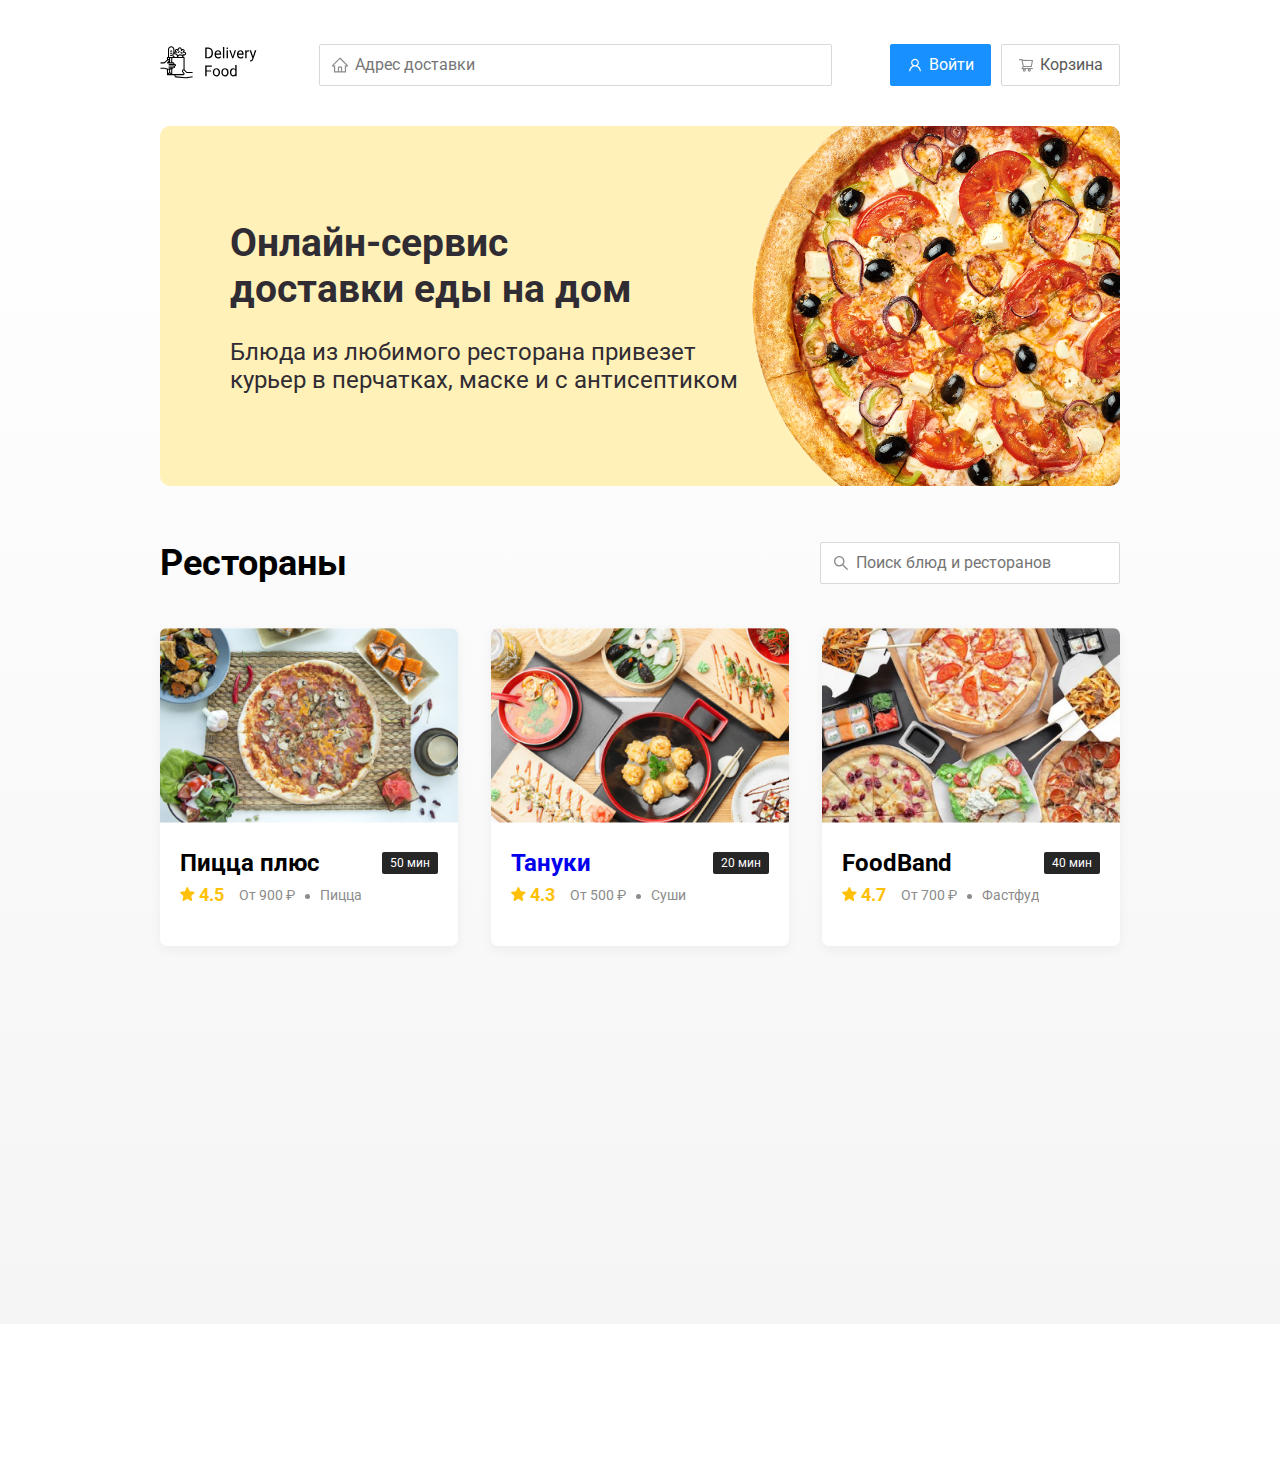
<file: index.html>
<!DOCTYPE html>
<html lang="ru">
  <head>
    <meta charset="UTF-8" />
    <meta name="viewport" content="width=device-width, initial-scale=1.0" />
    <title>Delivery Food</title>
    <link
      href="https://fonts.googleapis.com/css2?family=Roboto:wght@400;700&display=swap"
      rel="stylesheet"
    />
    <link rel="stylesheet" href="css\animate.min.css" />
    <link rel="stylesheet" href="css\normalize.css" />
    <link rel="stylesheet" href="css/style.css" />
  </head>
  <body>
    <div class="container">
      <header class="header wow animate__animated animate__slideInDown">
        <a href="index.html" class="logo">
          <img src="img\logo.svg" alt="Logo"/>
        </a>
        
        <input
          type="text"
          class="input input-address"
          placeholder="Адрес доставки"
        />
        <div class="buttons">
          <button class="button button-primary">
            <img src="img\dude.svg" alt="User" class="button-icon" />
            <span class="button-text">Войти</span>
          </button>
          <button class="button" id="cart-button">
            <img src="img\shopping-cart.svg" alt="Cart" class="button-icon" />
            <span class="button-text">Корзина</span>
          </button>
        </div>
      </header>
    </div>
    <!-- .container -->

    <main class="main">
      <div class="container">
        <section class="promo wow animate__animated animate__fadeIn" data-wow-delay="0.2s">
          <h1 class="promo-title">
            Онлайн-сервис <br />
            доставки еды на&nbspдом
          </h1>
          <p class="promo-text">
            Блюда из любимого ресторана привезет курьер в&nbspперчатках, маске и&nbspс&nbspантисептиком
          </p>
        </section>
        <section class="reasturants">
          <div class="section-heading wow animate__animated animate__slideInDown">
            <h2 class="section-title">Рестораны</h2>
            <input
              type="text"
              class="input input-search"
              placeholder="Поиск блюд и ресторанов"
            />
          </div>
          <div class="cards">
            <div class="card wow animate__animated animate__fadeIn">
              <img
                src="img\cards\1card.jpg"
                alt="1st Image"
                class="card-image"
              />
              <div class="card-text">
                <div class="card-heading">
                  <h3 class="card-title">Пицца плюс</h3>
                  <span class="card-tag tag">50 мин</span>
                </div>
                <!-- /.card-heading -->
                <div class="card-info">
                  <div class="rating">
                    <img src="img\rating.svg" alt="Rating" /> 4.5
                  </div>
                  <div class="price">От 900 ₽</div>
                  <div class="category">Пицца</div>
                </div>
                <!-- /.card-info -->
              </div>
              <!-- /.card-text -->
            </div>
            <!-- /.card -->

            <a href="restaurant.html" class="card wow animate__animated animate__fadeIn" data-wow-delay="0.2s">
              <img
                src="img\cards\2card.jpg"
                alt="2nd Image"
                class="card-image"
              />
              <div class="card-text">
                <div class="card-heading">
                  <h3 class="card-title">Тануки</h3>
                  <span class="card-tag tag">20 мин</span>
                </div>
                <!-- /.card-heading -->
                <div class="card-info">
                  <div class="rating">
                    <img src="img\rating.svg" alt="Rating" /> 4.3
                  </div>
                  <div class="price">От 500 ₽</div>
                  <div class="category">Суши</div>
                </div>
                <!-- /.card-info -->
              </div>
              <!-- /.card-text -->
            </a href="">
            <!-- /.card -->

            <div class="card wow animate__animated animate__fadeIn" data-wow-delay="0.4s">
              <img
                src="img\cards\3card.jpg"
                alt="1st Image"
                class="card-image"
              />
              <div class="card-text">
                <div class="card-heading">
                  <h3 class="card-title">FoodBand</h3>
                  <span class="card-tag tag">40 мин</span>
                </div>
                <!-- /.card-heading -->
                <div class="card-info">
                  <div class="rating">
                    <img src="img\rating.svg" alt="Rating" /> 4.7
                  </div>
                  <div class="price">От 700 ₽</div>
                  <div class="category">Фастфуд</div>
                </div>
                <!-- /.card-info -->
              </div>
              <!-- /.card-text -->
            </div>
            <!-- /.card -->

            <div class="card wow animate__animated animate__fadeIn" data-wow-delay="0.6s">
              <img
                src="img\cards\4card.jpg"
                alt="3rd Image"
                class="card-image"
              />
              <div class="card-text">
                <div class="card-heading">
                  <h3 class="card-title">Жадина-пицца</h3>
                  <span class="card-tag tag">60 мин</span>
                </div>
                <!-- /.card-heading -->
                <div class="card-info">
                  <div class="rating">
                    <img src="img\rating.svg" alt="Rating" /> 4.0
                  </div>
                  <div class="price">От 900 ₽</div>
                  <div class="category">Пицца</div>
                </div>
                <!-- /.card-info -->
              </div>
              <!-- /.card-text -->
            </div>
            <!-- /.card -->

            <div class="card wow animate__animated animate__fadeIn" data-wow-delay="0.8s">
              <img
                src="img\cards\5card.jpg"
                alt="4th Image"
                class="card-image"
              />
              <div class="card-text">
                <div class="card-heading">
                  <h3 class="card-title">Точка еды</h3>
                  <span class="card-tag tag">50 мин</span>
                </div>
                <!-- /.card-heading -->
                <div class="card-info">
                  <div class="rating">
                    <img src="img\rating.svg" alt="Rating" /> 4.9
                  </div>
                  <div class="price">От 650 ₽</div>
                  <div class="category">Еда :)</div>
                </div>
                <!-- /.card-info -->
              </div>
              <!-- /.card-text -->
            </div>
            <!-- /.card -->

            <div class="card wow animate__animated animate__fadeIn" data-wow-delay="1s">
              <img
                src="img\cards\6card.jpg"
                alt="5th Image"
                class="card-image"
              />
              <div class="card-text">
                <div class="card-heading">
                  <h3 class="card-title">PizzaBurger</h3>
                  <span class="card-tag tag">45 мин</span>
                </div>
                <!-- /.card-heading -->
                <div class="card-info">
                  <div class="rating">
                    <img src="img\rating.svg" alt="Rating" /> 4.7
                  </div>
                  <div class="price">От 400 ₽</div>
                  <div class="category">Пицца</div>
                </div>
                <!-- /.card-info -->
              </div>
              <!-- /.card-text -->
            </div>
            <!-- /.card -->
          </div>
          <!-- /.cards -->
        </section>
      </div>
    </main>

    <footer class="footer wow animate__animated animate__slideInUp">
      <div class="container">
        <div class="footer-block">
          <img src="img\logo.svg" alt="Logo" class="logo footer-logo" />
          <nav class="footer-nav">
            <a href="#" class="footer-link">Ресторанам</a>
            <a href="#" class="footer-link">Курьерам</a>
            <a href="#" class="footer-link">Пресс-центр</a>
            <a href="#" class="footer-link">Контакты</a>
          </nav>
          <div class="social-links">
            <a href="#" class="social-link"
              ><img src="img\instagram.svg" alt="Instagram"
            /></a>
            <a href="#" class="social-link"
              ><img src="img\facebook.svg" alt="Facebook"
            /></a>
            <a href="#" class="social-link"
              ><img src="img\vk.svg" alt="Vkontakte"
            /></a>
          </div>
        </div>
      </div>
    </footer>

<div class="modal">
  <div class="modal-dialog wow animate__animated animate__fadeInUp" id="modal-dialog">
    <div class="modal-header">
      <h3 class="modal-title">Корзина</h3>
      <button class="close">&times;</button>
    </div>
    <div class="modal-body">
      <div class="food-row">
        <span class="food-name">Ролл угорь стандарт</span>
        <strong class="food-price">250 ₽</strong>
        <div class="food-counter">
          <button class="counter-button">-</button>
          <span class="counter">1</span>
          <button class="counter-button">+</button>
        </div>
      </div>
      <!-- /.foods-row -->
      <div class="food-row">
        <span class="food-name">Ролл угорь стандарт</span>
        <strong class="food-price">250 ₽</strong>
        <div class="food-counter">
          <button class="counter-button">-</button>
          <span class="counter">1</span>
          <button class="counter-button">+</button>
        </div>
      </div>
      <!-- /.foods-row -->
      <div class="food-row">
        <span class="food-name">Ролл угорь стандарт</span>
        <strong class="food-price">250 ₽</strong>
        <div class="food-counter">
          <button class="counter-button">-</button>
          <span class="counter">1</span>
          <button class="counter-button">+</button>
        </div>
      </div>
      <!-- /.food-row -->
      <div class="food-row">
        <span class="food-name">Ролл угорь стандарт</span>
        <strong class="food-price">250 ₽</strong>
        <div class="food-counter">
          <button class="counter-button">-</button>
          <span class="counter">1</span>
          <button class="counter-button">+</button>
        </div>
      </div>
      <!-- /.food-row -->
    </div>
    <!-- .modal-body -->
    <div class="modal-footer">
      <span class="modal-pricetag">1250 ₽</span>
      <div class="footer-buttons">
        <button class="button button-primary button-primary-footer">Оформить заказ</button>
        <button class="button cancel" id="cancel-button">Отмена</button>
      </div>
    </div>
    <!-- /.modal-footer -->
  </div>
</div>

<script src="js\wow.min.js"></script>
<script src="js\main.js"></script>
  </body>
</html>
</file>
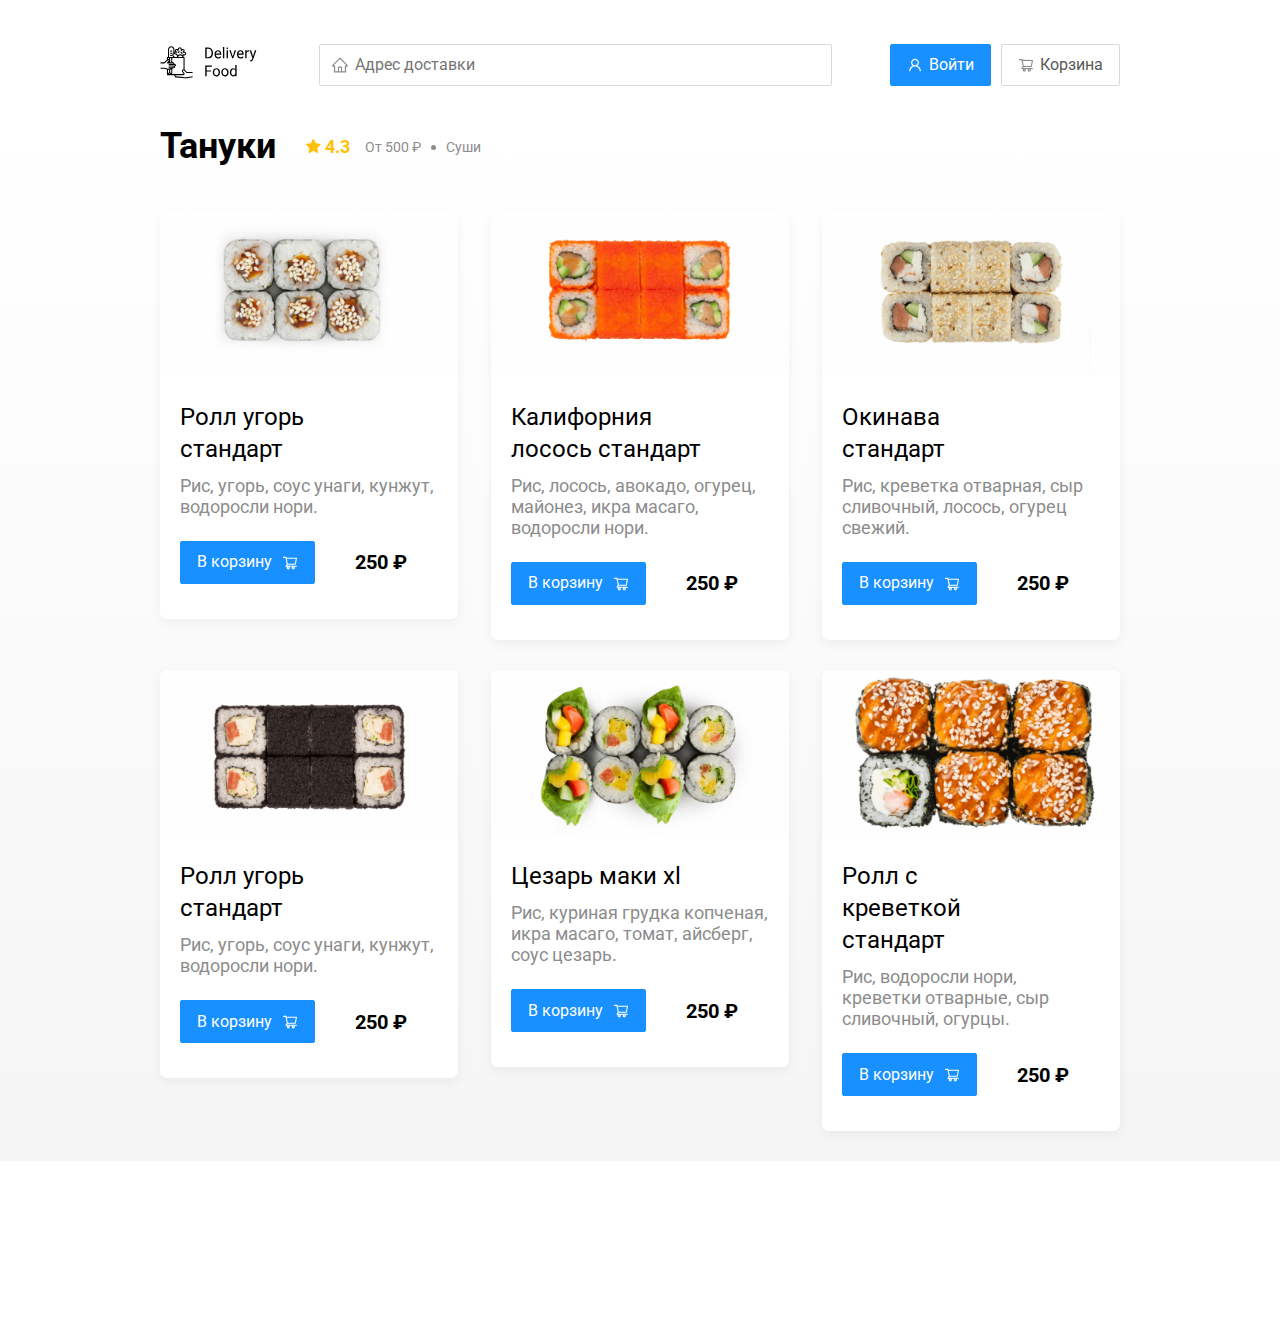
<file: restaurant.html>
<!DOCTYPE html>
<html lang="ru">
  <head>
    <meta charset="UTF-8" />
    <meta name="viewport" content="width=device-width, initial-scale=1.0" />
    <title>Тануки</title>
    <link href="https://fonts.googleapis.com/css2?family=Roboto:wght@400;700&display=swap" rel="stylesheet" />
    <link rel="stylesheet" href="css\animate.min.css" />
    <link rel="stylesheet" href="css\normalize.css" />
    <link rel="stylesheet" href="css/style.css" />
  </head>
  <body>
    <div class="container">
      <header class="header wow animate__animated animate__slideInDown">
        <a href="index.html" class="logo"> <img src="img\logo.svg" alt="Logo" /></a>
        <input
          type="text"
          class="input input-address"
          placeholder="Адрес доставки"
        />
        <div class="buttons">
          <button class="button button-primary">
            <img src="img\dude.svg" alt="User" class="button-icon" />
            <span class="button-text">Войти</span>
          </button>
          <button class="button" id="cart-button">
            <img src="img\shopping-cart.svg" alt="Cart" class="button-icon" />
            <span class="button-text">Корзина</span>
          </button>
        </div>
      </header>
    </div>
    <!-- .container -->

    <main class="main">
      <div class="container">
        <section class="reasturants">
          <div class="section-heading">
            <h2 class="section-title wow animate__animated animate__fadeIn" data-wow-delay="0.4s">Тануки</h2>
            <div class="card-info wow animate__animated animate__fadeIn" data-wow-delay="0.4s">
              <div class="rating">
                <img src="img\rating.svg" alt="Rating" /> 4.3
              </div>
              <div class="price">От 500 ₽</div>
              <div class="category">Суши</div>
            </div>
            <!-- /.card-info -->
          </div>
          <div class="cards">
            <div class="card wow animate__animated animate__fadeInDown">
              <img
                src="img\tanuki\1dish.jpg"
                alt="1st Image"
                class="card-image"
              />
              <div class="card-text">
                <div class="card-heading">
                  <h3 class="card-title card-title-reg">Ролл угорь стандарт</h3>
                </div>
                <!-- /.card-heading -->
                <div class="card-info">
                  <div class="ingredients">
                    Рис, угорь, соус унаги, кунжут, водоросли нори.
                  </div>
                </div>
                <!-- /.card-info -->
                <div class="card-buttons">
                  <button class="button button-primary">
                    <span class="button-card-text">В корзину</span>
                    <img
                      src="img\shopping-cart-button.svg"
                      alt="Cart"
                      class="button-card-image"
                    />
                  </button>
                  <strong class="card-price-bold">250 ₽</strong>
                </div>
              </div>
              <!-- /.card-text -->
            </div>
            <!-- /.card -->

            <div class="card wow animate__animated animate__fadeInDown" data-wow-delay="0.2s">
              <img
                src="img\tanuki\2dish.jpg"
                alt="2nd Image"
                class="card-image"
              />
              <div class="card-text">
                <div class="card-heading">
                  <h3 class="card-title card-title-reg">
                    Калифорния лосось стандарт
                  </h3>
                </div>
                <!-- /.card-heading -->
                <div class="card-info">
                  <div class="ingredients">
                    Рис, лосось, авокадо, огурец, майонез, икра масаго,
                    водоросли нори.
                  </div>
                </div>
                <!-- /.card-info -->
                <div class="card-buttons">
                  <button class="button button-primary">
                    <span class="button-card-text">В корзину</span>
                    <img
                      src="img\shopping-cart-button.svg"
                      alt="Cart"
                      class="button-card-image"
                    />
                  </button>
                  <strong class="card-price-bold">250 ₽</strong>
                </div>
              </div>
              <!-- /.card-text -->
            </div>
            <!-- /.card -->

            <div class="card wow animate__animated animate__fadeInDown" data-wow-delay="0.4s">
              <img
                src="img\tanuki\3dish.jpg"
                alt="3rd Image"
                class="card-image"
              />
              <div class="card-text">
                <div class="card-heading">
                  <h3 class="card-title card-title-reg">Окинава стандарт</h3>
                </div>
                <!-- /.card-heading -->
                <div class="card-info">
                  <div class="ingredients">
                    Рис, креветка отварная, сыр сливочный, лосось, огурец
                    свежий.
                  </div>
                </div>
                <!-- /.card-info -->
                <div class="card-buttons">
                  <button class="button button-primary">
                    <span class="button-card-text">В корзину</span>
                    <img
                      src="img\shopping-cart-button.svg"
                      alt="Cart"
                      class="button-card-image"
                    />
                  </button>
                  <strong class="card-price-bold">250 ₽</strong>
                </div>
              </div>
              <!-- /.card-text -->
            </div>
            <!-- /.card -->

            <div class="card wow animate__animated animate__fadeInDown" data-wow-delay="0.6s">
              <img
                src="img\tanuki\4dish.jpg"
                alt="4th Image"
                class="card-image"
              />
              <div class="card-text">
                <div class="card-heading">
                  <h3 class="card-title card-title-reg">Ролл угорь стандарт</h3>
                </div>
                <!-- /.card-heading -->
                <div class="card-info">
                  <div class="ingredients">
                    Рис, угорь, соус унаги, кунжут, водоросли нори.
                  </div>
                </div>
                <!-- /.card-info -->
                <div class="card-buttons">
                  <button class="button button-primary">
                    <span class="button-card-text">В корзину</span>
                    <img
                      src="img\shopping-cart-button.svg"
                      alt="Cart"
                      class="button-card-image"
                    />
                  </button>
                  <strong class="card-price-bold">250 ₽</strong>
                </div>
              </div>
              <!-- /.card-text -->
            </div>
            <!-- /.card -->

            <div class="card wow animate__animated animate__fadeInDown" data-wow-delay="0.8s">
              <img
                src="img\tanuki\5dish.jpg"
                alt="5th Image"
                class="card-image"
              />
              <div class="card-text">
                <div class="card-heading">
                  <h3 class="card-title card-title-reg">Цезарь маки хl</h3>
                </div>
                <!-- /.card-heading -->
                <div class="card-info">
                  <div class="ingredients">
                    Рис, куриная грудка копченая, икра масаго, томат, айсберг,
                    соус цезарь.
                  </div>
                </div>
                <!-- /.card-info -->
                <div class="card-buttons">
                  <button class="button button-primary">
                    <span class="button-card-text">В корзину</span>
                    <img
                      src="img\shopping-cart-button.svg"
                      alt="Cart"
                      class="button-card-image"
                    />
                  </button>
                  <strong class="card-price-bold">250 ₽</strong>
                </div>
              </div>
              <!-- /.card-text -->
            </div>
            <!-- /.card -->

            <div class="card wow animate__animated animate__fadeInDown" data-wow-delay="1s">
              <img
                src="img\tanuki\6dish.jpg"
                alt="6th Image"
                class="card-image"
              />
              <div class="card-text">
                <div class="card-heading">
                  <h3 class="card-title card-title-reg">
                    Ролл с креветкой стандарт
                  </h3>
                </div>
                <!-- /.card-heading -->
                <div class="card-info">
                  <div class="ingredients">
                    Рис, водоросли нори, креветки отварные, сыр сливочный,
                    огурцы.
                  </div>
                </div>
                <!-- /.card-info -->
                <div class="card-buttons">
                  <button class="button button-primary">
                    <span class="button-card-text">В корзину</span>
                    <img
                      src="img\shopping-cart-button.svg"
                      alt="Cart"
                      class="button-card-image"
                    />
                  </button>
                  <strong class="card-price-bold">250 ₽</strong>
                </div>
              </div>
              <!-- /.card-text -->
            </div>
            <!-- /.card -->
          </div>
          <!-- /.cards -->
        </section>
      </div>
    </main>

    <footer class="footer wow animate__animated animate__slideInUp">
      <div class="container">
        <div class="footer-block">
          <img src="img\logo.svg" alt="Logo" class="logo footer-logo" />
          <nav class="footer-nav">
            <a href="#" class="footer-link">Ресторанам</a>
            <a href="#" class="footer-link">Курьерам</a>
            <a href="#" class="footer-link">Пресс-центр</a>
            <a href="#" class="footer-link">Контакты</a>
          </nav>
          <div class="social-links">
            <a href="#" class="social-link"
              ><img src="img\instagram.svg" alt="Instagram"
            /></a>
            <a href="#" class="social-link"
              ><img src="img\facebook.svg" alt="Facebook"
            /></a>
            <a href="#" class="social-link"
              ><img src="img\vk.svg" alt="Vkontakte"
            /></a>
          </div>
        </div>
      </div>
    </footer>

<div class="modal">
  <div class="modal-dialog wow animate__animated animate__fadeInUp" id="modal-dialog">
    <div class="modal-header">
      <h3 class="modal-title">Корзина</h3>
      <button class="close">&times;</button>
    </div>
    <div class="modal-body">
      <div class="food-row">
        <span class="food-name">Ролл угорь стандарт</span>
        <strong class="food-price">250 ₽</strong>
        <div class="food-counter">
          <button class="counter-button">-</button>
          <span class="counter">1</span>
          <button class="counter-button">+</button>
        </div>
      </div>
      <!-- /.foods-row -->
      <div class="food-row">
        <span class="food-name">Ролл угорь стандарт</span>
        <strong class="food-price">250 ₽</strong>
        <div class="food-counter">
          <button class="counter-button">-</button>
          <span class="counter">1</span>
          <button class="counter-button">+</button>
        </div>
      </div>
      <!-- /.foods-row -->
      <div class="food-row">
        <span class="food-name">Ролл угорь стандарт</span>
        <strong class="food-price">250 ₽</strong>
        <div class="food-counter">
          <button class="counter-button">-</button>
          <span class="counter">1</span>
          <button class="counter-button">+</button>
        </div>
      </div>
      <!-- /.foods-row -->
      <div class="food-row">
        <span class="food-name">Ролл угорь стандарт</span>
        <strong class="food-price">250 ₽</strong>
        <div class="food-counter">
          <button class="counter-button">-</button>
          <span class="counter">1</span>
          <button class="counter-button">+</button>
        </div>
      </div>
      <!-- /.foods-row -->
    </div>
    <!-- .modal-body -->
    <div class="modal-footer">
      <span class="modal-pricetag">1250 ₽</span>
      <div class="footer-buttons">
        <button class="button button-primary button-primary-footer">Оформить заказ</button>
        <button class="button cancel" id="cancel-button">Отмена</button>
      </div>
    </div>
    <!-- /.modal-footer -->
  </div>
</div>
<script src="js\wow.min.js"></script>
<script src="js\main.js"></script>
  </body>
</html>
</file>
<file: css/style.css>
* {
  box-sizing: border-box;
}
body {
  font-family: "Roboto", sans-serif;
  padding-top: 44px;
}
.container {
  width: 90%;
  max-width: 1200px;
  margin: auto;
}
.header {
  display: flex;
  align-items: center;
  justify-content: space-between;
  margin-bottom: 40px;
}
.input {
  background: #ffffff;
  border: 1px solid #d9d9d9;
  border-radius: 2px;
  font-size: 16px;
  line-height: 24px;
  padding: 8px;
  padding-left: 35px;
  background-repeat: no-repeat;
  background-position: left 11px center;
  cursor: pointer;
}
.input-address {
  flex: 0.8;
  background-image: url(../img/home.svg);
}
.input-search {
  background-image: url(../img/search.svg);
  width: 300px;
  margin-left: auto;
}
.buttons {
  display: flex;
  align-items: center;
}
.button {
  display: flex;
  align-items: center;
  padding: 8px 16px;
  background: #ffffff;
  border: 1px solid #d9d9d9;
  box-sizing: border-box;
  box-shadow: 0px 0px 2px rgba(0, 0, 0, 0.0015);
  border-radius: 2px;
  font-size: 16px;
  line-height: 24px;
  color: #595959;
  cursor: pointer;
}
.button-primary {
  background: #1890ff;
  border: 1px solid #1890ff;
  color: #ffffff;
  margin-right: 10px;
}
.button-card-text {
  margin-right: 10px;
}
.button-icon {
  margin-right: 6px;
}
.promo {
  box-shadow: (0px 7px 12px rgba(158, 158, 163, 0.1));
  background: #fff1b8 url(../img/promo-image.png) no-repeat top -100px right -250px /
    930px;
  border-radius: 10px;
  padding: 68px 70px;
  margin-bottom: 56px;
}
.promo-title {
  font-style: normal;
  font-weight: bold;
  font-size: 39px;
  line-height: 46px;
  color: #302c34;
}
.promo-text {
  font-style: normal;
  font-weight: normal;
  font-size: 24px;
  line-height: 28px;
  color: #302c34;
  max-width: 538px;
}
.main {
  background: linear-gradient(
    180deg,
    rgba(245, 245, 245, 0) 1.04%,
    #f5f5f5 100%
  );
}
.section-heading {
  display: flex;
  align-items: center;
  margin-bottom: 44px;
}
.section-title {
  font-style: normal;
  font-weight: bold;
  font-size: 36px;
  margin: 0;
  color: #000000;
  margin-right: 30px;
}
.cards {
  display: flex;
  align-items: flex-start;
  justify-content: space-between;
  flex-wrap: wrap;
}
.card {
  background: #ffffff;
  box-shadow: 0px 4px 12px rgba(0, 0, 0, 0.05);
  border-radius: 7px;
  overflow: hidden;
  margin-bottom: 30px;
  flex-basis: 31%;
  text-decoration: none;
}
.card-image {
  max-width: 100%;
  max-height: 100%;
  object-fit: cover;
  position: center center;
}
.card-text {
  padding-top: 20px;
  padding-bottom: 35px;
  padding-left: 20px;
  padding-right: 20px;
}
.card-heading {
  display: flex;
  align-items: center;
  justify-content: space-between;
}
.card-title {
  font-style: normal;
  font-weight: bold;
  font-size: 24px;
  line-height: 32px;
  margin: 0;
}
.card-title-reg {
  font-weight: normal;
  margin-bottom: 10px;
  max-width: 337px;
  flex: none;
}
.card-tag {
  font-style: normal;
  font-weight: normal;
  font-size: 12px;
  line-height: 20px;
  color: #ffffff;
  background: #262626;
  border-radius: 2px;
  padding: 1px 8px 1px 8px;
}
.card-info {
  display: flex;
  align-items: center;
  flex-wrap: wrap;
}
.card-buttons {
  display: flex;
  align-items: center;
  margin-top: 24px;
}
.card-price-bold {
  margin-left: 30px;
  font-weight: bold;
  font-size: 20px;
  line-height: 32px;
}
.rating {
  margin-right: 26px;
  font-weight: bold;
  font-size: 18px;
  line-height: 32px;
  color: #ffc107;
}
.price,
.category {
  color: #8c8c8c;
  font-weight: normal;
  font-size: 18px;
  line-height: 32px;
}
.price {
  margin-right: 10px;
}
.category {
  text-overflow: ellipsis;
  overflow: hidden;
  white-space: nowrap;
  max-width: 150px;
}
.price:after {
  content: "";
  height: 5px;
  width: 5px;
  background-color: #8c8c8c;
  display: inline-block;
  vertical-align: middle;
  border-radius: 50%;
  margin-left: 10px;
}
.ingredients {
  color: #8c8c8c;
  font-weight: normal;
  font-size: 18px;
  line-height: 21px;
}
.footer {
  padding: 60px 0;
}
.footer-block {
  display: flex;
  align-items: center;
  justify-content: space-between;
}
.footer-nav {
  margin-left: 35px;
  margin-right: auto;
}
.footer-link {
  display: inline-block;
  font-style: normal;
  font-weight: normal;
  font-size: 18px;
  line-height: 21px;
  color: #595959;
  text-decoration: none;
}
.footer-link:not(:last-child) {
  margin-right: 15px;
}
.social-links {
  display: flex;
  align-items: center;
}
.social-link:not(:last-child) {
  margin-right: 21px;
}
.modal {
  position: fixed;
  left: 0;
  top: 0;
  width: 100%;
  height: 100%;
  background: rgba(0, 0, 0, 0.4);
  display: none;
}
.modal-active {
  display: flex;
}
.modal-dialog {
  max-width: 780px;
  width: 95%;
  background: #ffffff;
  border-radius: 5px;
  margin: auto;
  padding: 40px 45px;
  overflow: auto;
}
.modal-header {
  display: flex;
  align-items: center;
  justify-content: space-between;
  margin-bottom: 45px;
}
.modal-title {
  margin: 0;
  font-weight: bold;
  font-size: 36px;
  line-height: 42px;
}
.close {
  font-size: 36px;
  border: none;
  background-color: transparent;
}
.modal-body {
  margin-bottom: 52px;
}
.food-row {
  display: flex;
  align-items: flex-start;
  justify-content: space-between;
  padding-bottom: 8px;
  border-bottom: 1px solid #d9d9d9;
  margin-bottom: 15px;
}
.food-name {
  font-weight: normal;
  font-size: 18px;
  line-height: 32px;
}
.food-price {
  margin-left: auto;
  margin-right: 47px;
  font-weight: bold;
  font-size: 20px;
  line-height: 32px;
}
.food-counter {
  display: flex;
  align-items: center;
}
.counter-button {
  display: flex;
  align-items: center;
  justify-content: center;
  width: 39px;
  height: 32px;
  background: #ffffff;
  border: 1px solid #40a9ff;
  box-sizing: border-box;
  border-radius: 2px;
  font-weight: normal;
  font-size: 14px;
  line-height: 22px;
  color: #40a9ff;
}
.counter {
  font-size: 16px;
  line-height: 24px;
  margin-left: 10px;
  margin-right: 10px;
}
.modal-footer {
  display: flex;
  align-items: center;
  justify-content: space-between;
}
.footer-buttons {
  display: flex;
  align-items: center;
}
.modal-pricetag {
  background: #262626;
  border-radius: 5px;
  color: #ffffff;
  padding: 15px 20px;
  font-weight: bold;
  font-size: 20px;
  line-height: 23px;
}
@media (max-width: 1366px) {
  .container {
    max-width: 960px;
  }
  .promo {
    background-position: center right -210px;
    background-size: 700px;
  }
  .card-title-reg {
    flex: auto;
    max-width: 200px;
  }
  .rating {
    margin-right: 15px;
  }
  .category,
  .price {
    font-size: 14px;
  }
}
@media (max-width: 1024px) {
  .promo {
    background-position: center right -250px;
    background-size: 700px;
  }
}
@media (max-width: 992px) {
  .container {
    max-width: 750px;
  }
  .promo {
    padding: 50px;
    background-size: 500px;
    background-position: center right -200px;
  }
  .promo-text {
    font-size: 17px;
    max-width: 400px;
  }
  .card {
    flex-basis: 49%;
  }
  .footer-link {
    font-size: 16px;
  }
}
@media (max-width: 768px) {
  .container {
    max-width: 560px;
  }
  .logo {
    margin-right: 10px;
  }
  .input-address {
    margin-right: 10px;
  }
  .card-info {
    flex-wrap: wrap;
  }
  .card .rating {
    flex-basis: 100%;
  }
  .card-title {
    font-size: 18px;
  }
  .promo {
    background-size: 400px;
    background-position: bottom 50px right -200px;
  }
  .promo-title {
    font-size: 24px;
    line-height: 1.4;
  }
  .promo-text {
    margin-top: 0;
  }
}
@media (max-width: 636px) {
  .promo-text {
    max-width: 300px;
  }
  .promo {
    background-size: 500px;
    background-position: bottom 50px right -200px;
  }
}
@media (max-width: 578px) {
  .container {
    width: 90%;
  }
  .header {
    flex-wrap: wrap;
  }
  .input-address {
    order: 3;
    margin-top: 15px;
    flex-basis: 100%;
    margin-right: 0;
  }
  .input-search {
    order: 5;
    flex: 1;
  }
  .promo {
    background-size: 500px;
    background-position: bottom -5px right -250px;
  }
  .promo-title {
    margin-bottom: 10px;
  }
  .section-title {
    font-size: 20px;
  }
  .card {
    flex-basis: 100%;
  }
  .card-image {
    width: 100%;
  }
  .footer-block {
    align-items: flex-start;
  }
  .footer {
    padding: 30px 0;
  }
  .footer-nav {
    margin-left: 0;
    margin-right: 0;
    margin-bottom: 0;
    order: 0;
    display: flex;
    flex-direction: column;
  }
  .footer-logo {
    order: 1;
    margin-right: 15px;
  }
  .social-links {
    order: 2;
  }
  /* modal */
  .food-row {
    align-items: center;
  }
  .food-name {
    font-size: 16px;
    line-height: 30px;
  }
  .food-price {
    max-width: 58px;
    margin-right: 27px;
    font-size: 16px;
    line-height: 28px;
  }
  .footer-buttons {
    flex-direction: column;
  }
  .modal-footer {
    align-items: flex-start;
  }
  .modal-pricetag {
    padding: 15px 15px;
  }
  .cancel {
    margin-top: 10px;
    flex-basis: 100%;
    margin-left: auto;
    justify-content: center;
  }
  .button-primary-footer {
    margin-right: 0;
  }
}
@media (max-width: 558px) {
  .promo {
    background-image: none;
  }
}
@media (max-width: 480px) {
  .button-text {
    display: none;
  }
  .button {
    min-height: 40px;
  }
  .button-icon {
    margin: 0;
  }
  .promo {
    padding: 20px;
  }
  .section-heading {
    flex-wrap: wrap;
  }
  .input-search {
    margin-top: 15px;
    flex-basis: 100%;
  }
  .footer-block {
    flex-wrap: wrap;
    flex-direction: column;
    align-items: center;
  }
  .footer-logo {
    order: 0;
    margin-bottom: 20px;
  }
  .footer-nav {
    margin-bottom: 20px;
    text-align: center;
  }
  .footer-link:not(:last-child) {
    margin-right: 0;
  }
  /* modal */

  .food-name {
    font-size: 16px;
    line-height: 30px;
  }
  .food-price {
    margin-left: 0;
    margin-right: 0;
    font-size: 16px;
    line-height: 28px;
  }
  .food-counter {
    margin-left: 0;
  }
  .footer-buttons {
    flex-direction: column;
  }
  .modal-footer {
    align-items: flex-start;
  }
  .modal-pricetag {
    padding: 15px 15px;
  }
  .cancel {
    margin-top: 10px;
    flex-basis: 100%;
    margin-left: auto;
    justify-content: center;
  }
}
@media (max-width: 442px) {
  .food-row {
    flex-wrap: wrap;
    margin-bottom: 5px;
  }
  .food-name {
    order: 1;
  }
  .food-price {
    order: 3;
    min-width: 60px;
    flex-basis: 100%;
  }
  .food-counter {
    order: 2;
  }
}
@media (max-width: 321px) {
  .food-name {
    order: 1;
  }
  .food-price {
    order: 2;
    min-width: 60px;
    flex-basis: 100%;
  }
  .food-counter {
    order: 3;
  }
}
</file>
